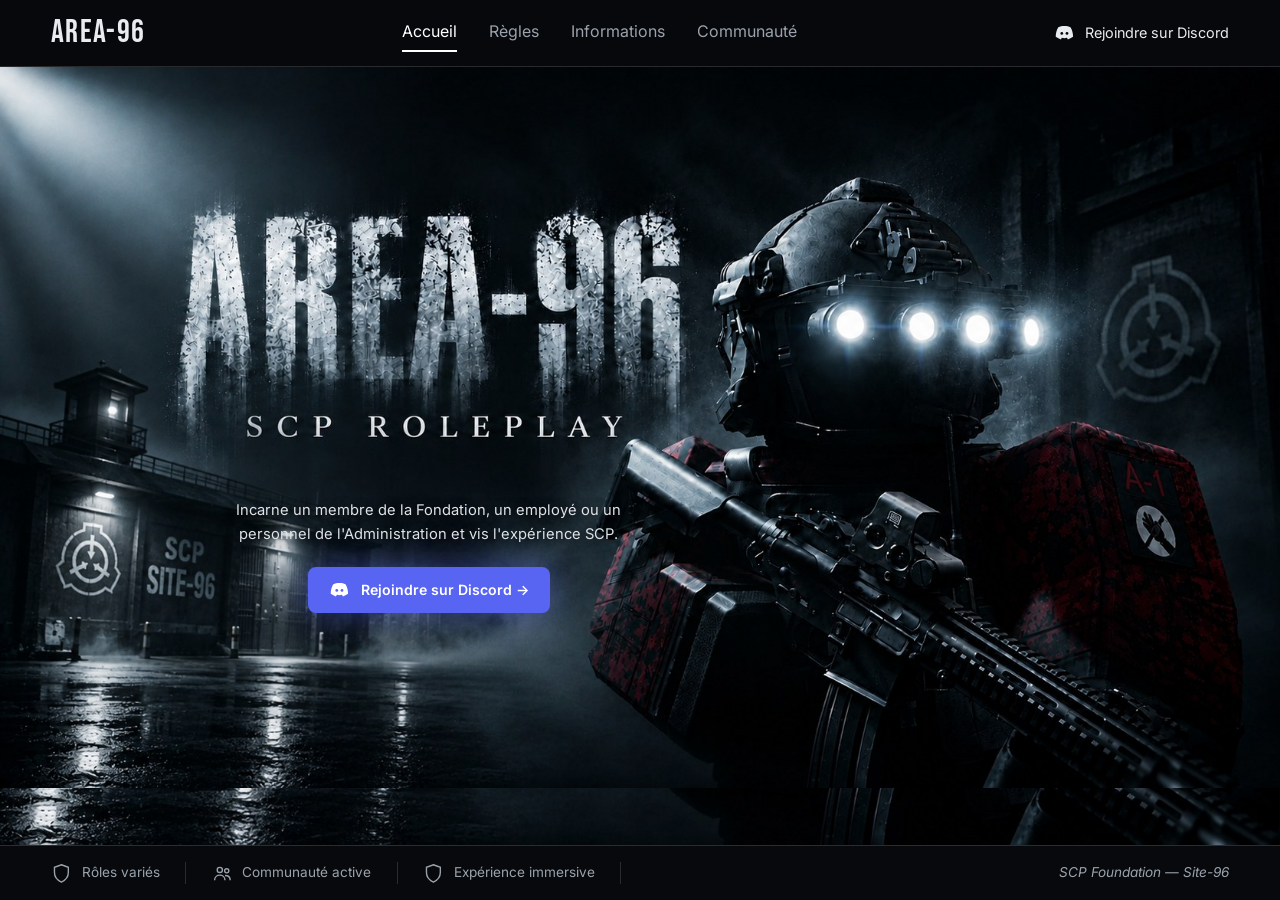
<file: index.html>
<!DOCTYPE html>
<html lang="fr"><head><meta charset="utf-8"><meta name="viewport" content="width=device-width, initial-scale=1">
<title>Accueil – Area-96 SCP Roleplay</title><meta name="description" content="Area-96, serveur SCP Roleplay sur Roblox. Rejoignez la communauté sur Discord.">
<link rel="stylesheet" href="style.css"><script src="site.js" defer></script></head>
<body data-page="index.html"><main>
<section class="hero"><div class="fr"><div>
<h1 class="sr">Area-96 SCP Roleplay</h1>
<p>Incarne un membre de la Fondation, un employé ou un personnel de l'Administration et vis l'expérience SCP.</p>
<a class="btn" data-discord href="#"><svg class="ico" viewBox="0 0 24 24" aria-hidden="true"><path d="M5 5c2-1 4-1.5 7-1.5S17 4 19 5c2 3 3 7 3 11-2 1.5-4 2.5-6 3l-1-2c-1 .3-2 .5-3 .5s-2-.2-3-.5l-1 2c-2-.5-4-1.5-6-3 0-4 1-8 3-11z"/><circle class="e" cx="9" cy="12" r="1.6"/><circle class="e" cx="15" cy="12" r="1.6"/></svg>Rejoindre sur Discord →</a>
</div></div></section>
</main></body></html>
</file>
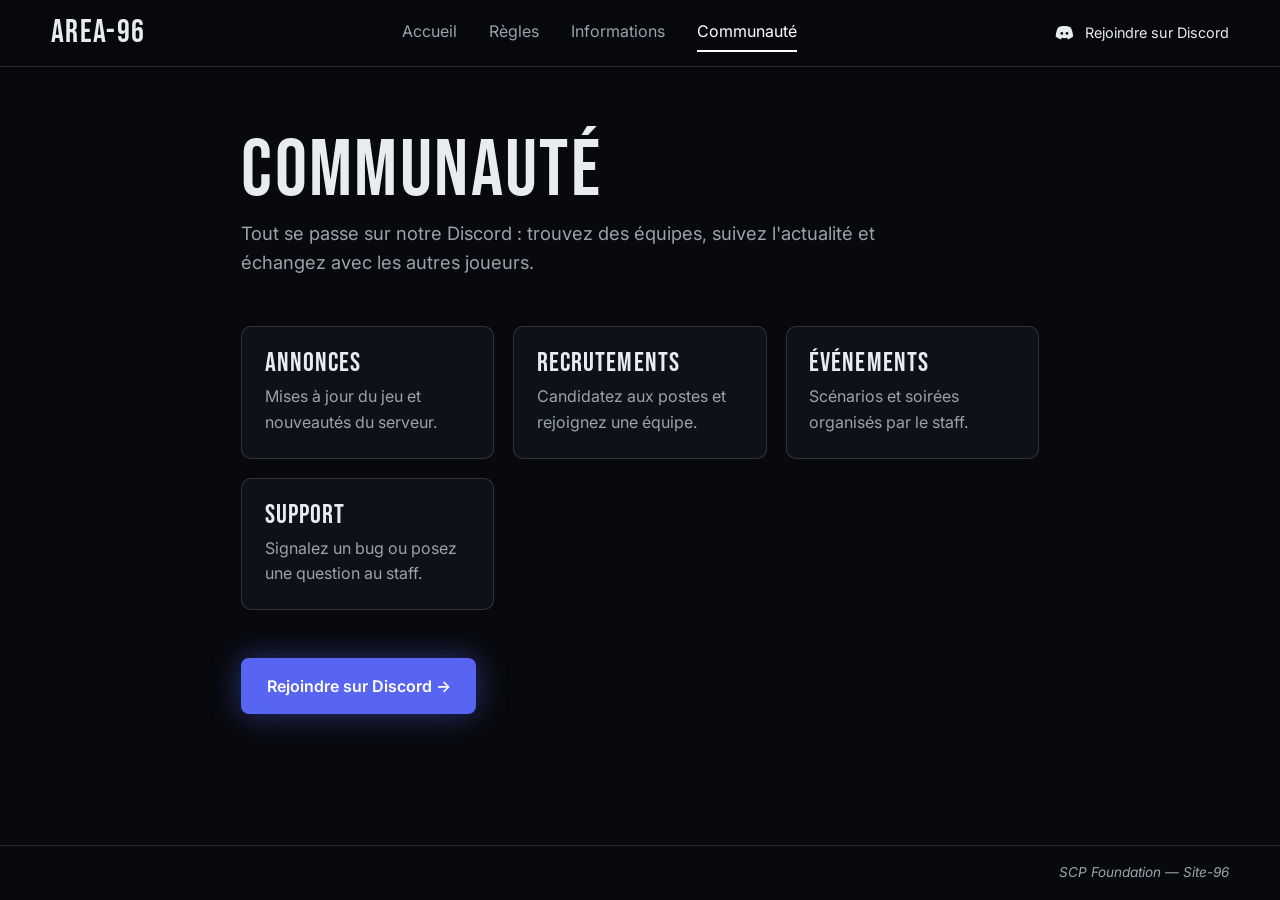
<file: communaute.html>
<!DOCTYPE html>
<html lang="fr"><head><meta charset="utf-8"><meta name="viewport" content="width=device-width, initial-scale=1">
<title>Communauté – Area-96 SCP Roleplay</title><meta name="description" content="Area-96, serveur SCP Roleplay sur Roblox. Rejoignez la communauté sur Discord.">
<link rel="stylesheet" href="style.css"><script src="site.js" defer></script></head>
<body data-page="communaute.html"><main>
<div class="page"><h1>Communauté</h1><p class="intro">Tout se passe sur notre Discord : trouvez des équipes, suivez l'actualité et échangez avec les autres joueurs.</p>
<div class="cards">
<div class="card"><h2>Annonces</h2><p>Mises à jour du jeu et nouveautés du serveur.</p></div>
<div class="card"><h2>Recrutements</h2><p>Candidatez aux postes et rejoignez une équipe.</p></div>
<div class="card"><h2>Événements</h2><p>Scénarios et soirées organisés par le staff.</p></div>
<div class="card"><h2>Support</h2><p>Signalez un bug ou posez une question au staff.</p></div></div>
<a class="btn" data-discord href="#">Rejoindre sur Discord →</a></div>
</main></body></html>
</file>
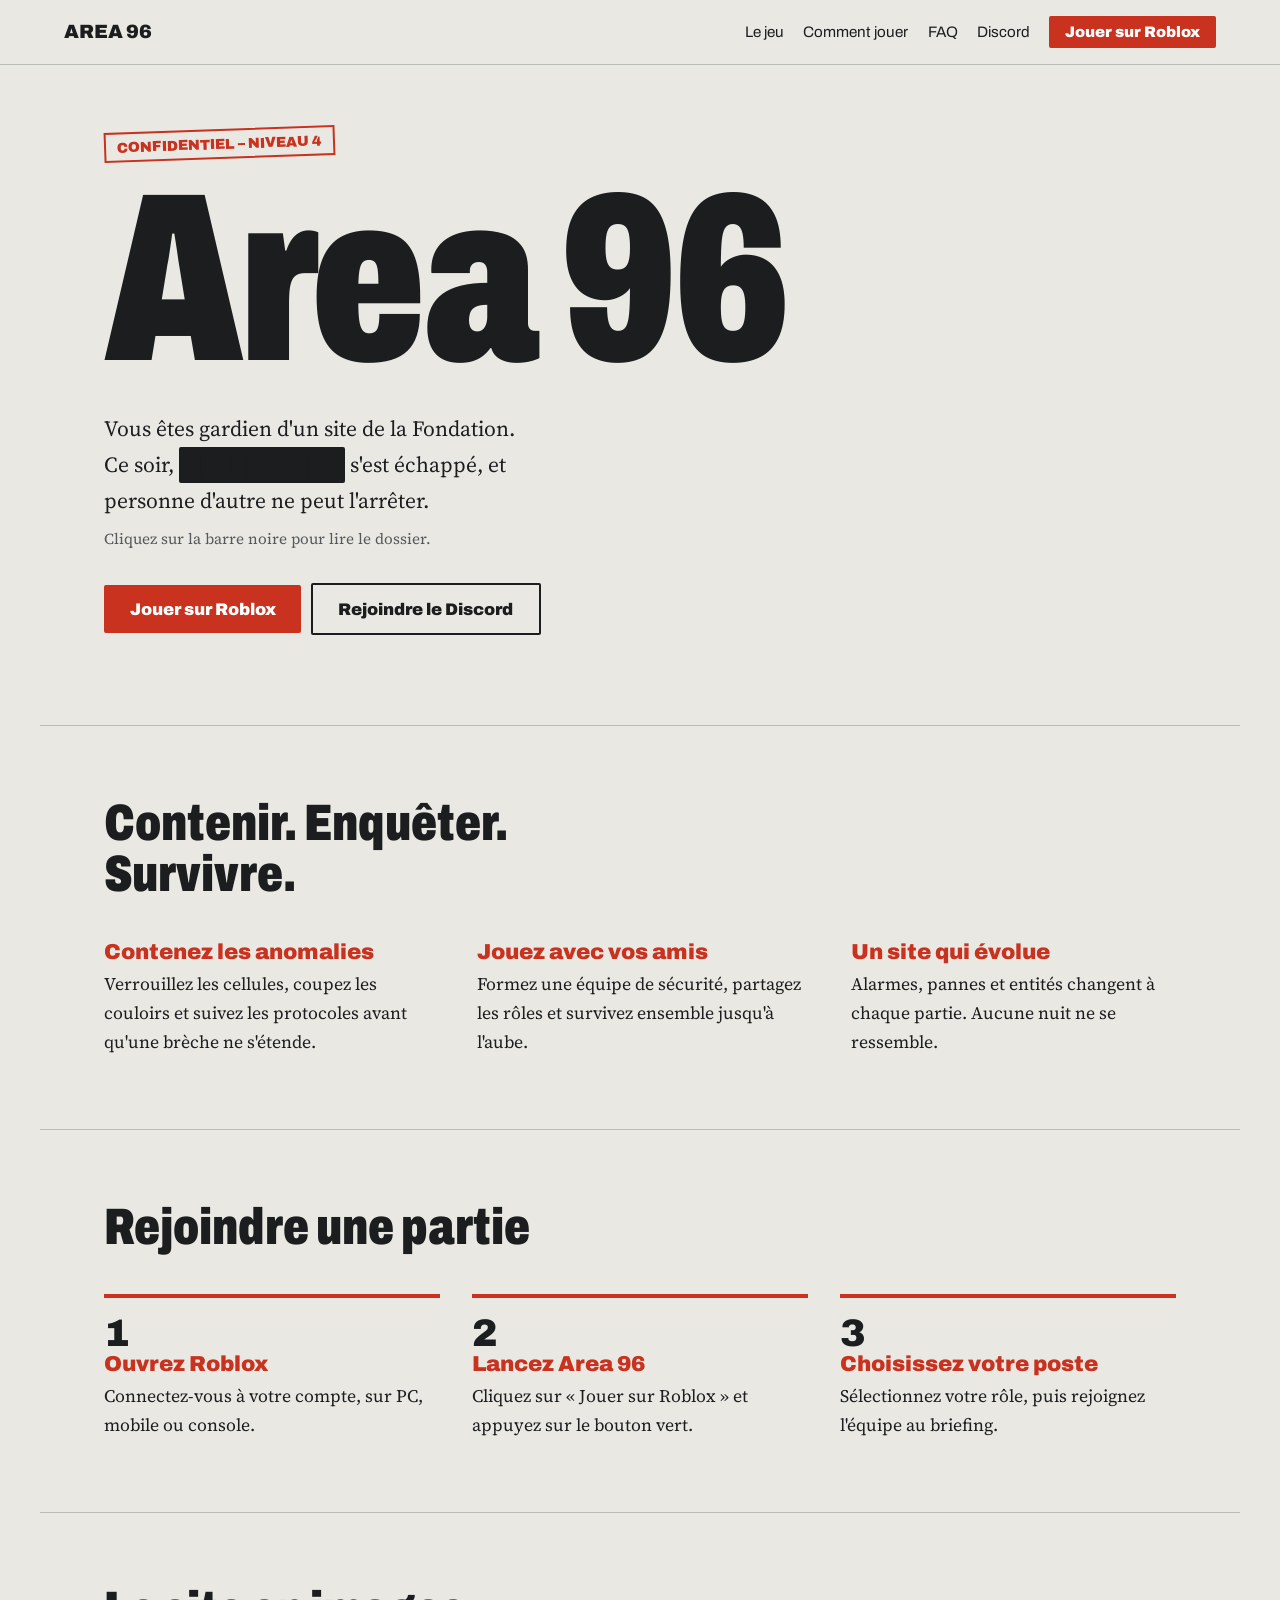
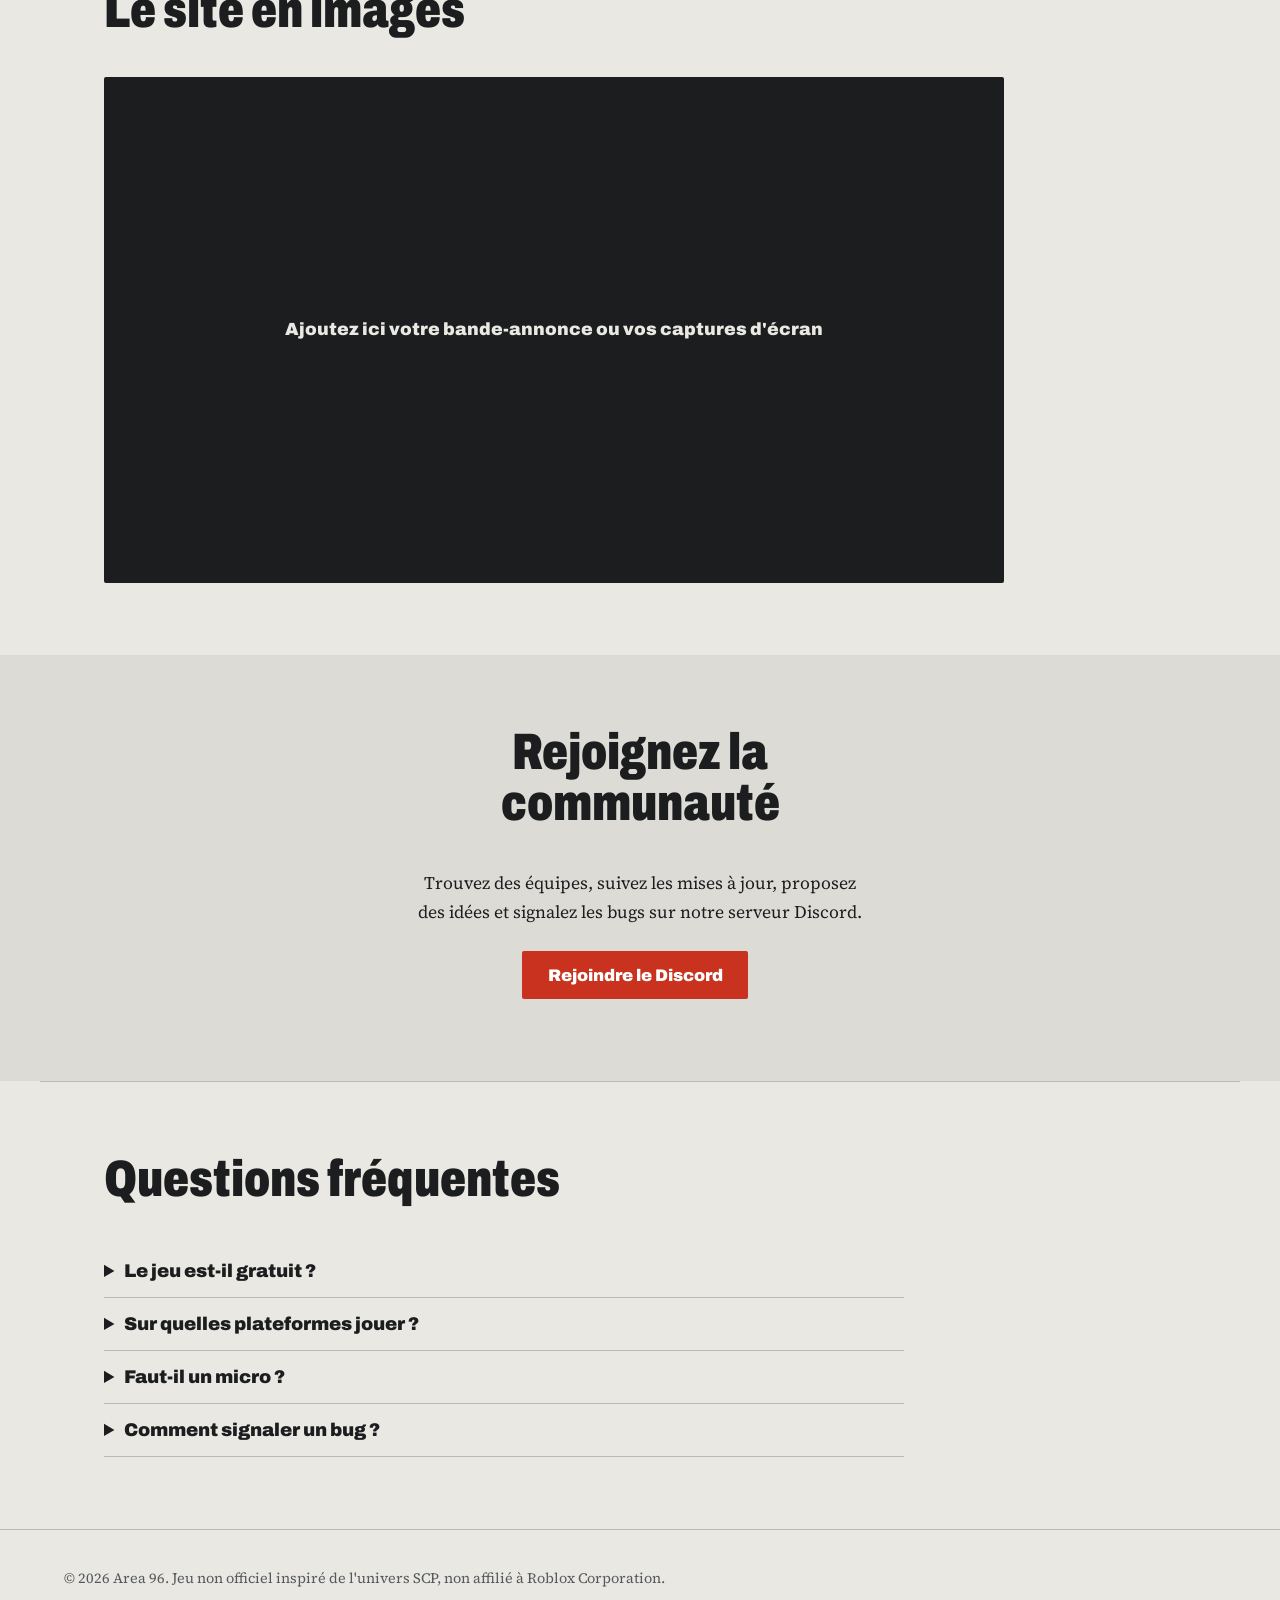
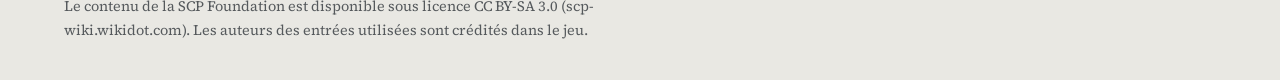
<file: index (3).html>
<!DOCTYPE html>
<html lang="fr">
<head>
<meta charset="utf-8">
<meta name="viewport" content="width=device-width, initial-scale=1, viewport-fit=cover">
<title>Area 96 – Jeu d'horreur SCP sur Roblox</title>
<link href="https://fonts.googleapis.com/css2?family=Archivo:wdth,wght@62..125,400;62..125,900&family=Source+Serif+4:opsz,wght@8..60,400;8..60,600&display=swap" rel="stylesheet">
<style>
:root{--bg:#e9e8e3;--text:#1b1d1f;--muted:#55595c;--line:#b9bbb6;--red:#c8321f;--bar:#1b1d1f;--panel:#dcdbd5;
--head:'Archivo','Arial Narrow',Arial,sans-serif;--body:'Source Serif 4',Georgia,serif;
box-sizing:border-box;padding-top:env(safe-area-inset-top,0px);padding-bottom:env(safe-area-inset-bottom,0px)}
@media (prefers-color-scheme:dark){:root:not([data-theme="light"]){--bg:#181a1b;--text:#e6e5df;--muted:#a3a6a3;--line:#3a3d3e;--red:#e0503a;--bar:#e6e5df;--panel:#222526}}
:root[data-theme="dark"]{--bg:#181a1b;--text:#e6e5df;--muted:#a3a6a3;--line:#3a3d3e;--red:#e0503a;--bar:#e6e5df;--panel:#222526}
*{box-sizing:border-box}
html{scroll-padding-top:env(safe-area-inset-top,0px);scroll-behavior:smooth}
body{margin:0;background:var(--bg);color:var(--text);font:1.1rem/1.65 var(--body)}
a{color:inherit}
:focus-visible{outline:3px solid var(--red);outline-offset:3px}
nav{display:flex;flex-wrap:wrap;gap:.6rem;justify-content:space-between;align-items:center;padding:1rem 5vw;border-bottom:1px solid var(--line);font-family:var(--head)}
nav b{font-weight:900;font-size:1.2rem}
nav a{text-decoration:none;margin-right:1.2rem;font-size:.95rem}
nav a.join{background:var(--red);color:#fff;padding:.5rem 1rem;margin:0;border-radius:2px;font-weight:900}
.hero{padding:4rem 5vw 5rem;max-width:1200px;margin:auto}
.tag{display:inline-block;border:2px solid var(--red);color:var(--red);font:900 .9rem var(--head);padding:.3rem .7rem;transform:rotate(-2deg);margin-bottom:1.5rem}
h1{font:900 clamp(4.5rem,20vw,15rem)/.82 var(--head);font-stretch:70%;margin:0;letter-spacing:-.02em}
.lead{max-width:40ch;font-size:1.35rem;margin:2rem 0 .5rem}
.redact{background:var(--bar);color:var(--bar);border:0;font:inherit;padding:0 .3em;cursor:pointer;border-radius:2px}
.redact[aria-pressed="true"]{background:transparent;color:var(--red)}
.hint{color:var(--muted);font-size:.95rem;margin:0 0 2rem}
.btn{display:inline-block;background:var(--red);color:#fff;font:900 1.05rem var(--head);padding:.9rem 1.6rem;text-decoration:none;border-radius:2px;margin:0 .6rem .6rem 0}
.btn.alt{background:transparent;color:var(--text);border:2px solid var(--text)}
section{padding:4.5rem 5vw;max-width:1200px;margin:auto;border-top:1px solid var(--line)}
h2{font:900 clamp(2rem,5vw,3.2rem)/1 var(--head);font-stretch:75%;margin:0 0 2.5rem;max-width:20ch}
.feat{display:grid;grid-template-columns:repeat(auto-fit,minmax(240px,1fr));gap:3rem}
h3{font:900 1.35rem var(--head);margin:0 0 .4rem;color:var(--red)}
.feat p,.steps p{margin:0;max-width:36ch}
.steps{list-style:none;padding:0;margin:0;display:grid;grid-template-columns:repeat(auto-fit,minmax(220px,1fr));gap:2rem;counter-reset:s}
.steps li{counter-increment:s;padding-top:1rem;border-top:4px solid var(--red)}
.steps li::before{content:counter(s);font:900 2.4rem var(--head);display:block;line-height:1}
.frame{aspect-ratio:16/9;max-width:900px;background:var(--bar);display:grid;place-items:center;border-radius:2px}
.frame span{color:var(--bg);font:900 1.1rem var(--head);padding:1rem;text-align:center}
.discord{background:var(--panel);text-align:center;max-width:none;border-top:0}
.discord h2{margin-inline:auto}
.discord p{max-width:50ch;margin:0 auto 1.5rem}
details{border-bottom:1px solid var(--line);padding:1rem 0;max-width:800px}
summary{font:900 1.15rem var(--head);cursor:pointer}
details p{margin:.7rem 0 0;color:var(--muted)}
footer{padding:2rem 5vw;color:var(--muted);font-size:.9rem;border-top:1px solid var(--line)}
footer p{margin:.3rem 0;max-width:80ch}
@media (prefers-reduced-motion:reduce){html{scroll-behavior:auto}}
</style>
</head>
<body>
<nav>
<b>AREA 96</b>
<div><a href="#jeu">Le jeu</a><a href="#jouer">Comment jouer</a><a href="#faq">FAQ</a><a data-link="discord" href="#">Discord</a><a class="join" data-link="roblox" href="#">Jouer sur Roblox</a></div>
</nav>

<header class="hero">
<span class="tag">CONFIDENTIEL – NIVEAU 4</span>
<h1>Area 96</h1>
<p class="lead">Vous êtes gardien d'un site de la Fondation. Ce soir, <button class="redact" aria-pressed="false" aria-label="Révéler le texte expurgé">██████████</button> s'est échappé, et personne d'autre ne peut l'arrêter.</p>
<p class="hint">Cliquez sur la barre noire pour lire le dossier.</p>
<a class="btn" data-link="roblox" href="#">Jouer sur Roblox</a><a class="btn alt" data-link="discord" href="#">Rejoindre le Discord</a>
</header>

<section id="jeu">
<h2>Contenir. Enquêter. Survivre.</h2>
<div class="feat">
<div><h3>Contenez les anomalies</h3><p>Verrouillez les cellules, coupez les couloirs et suivez les protocoles avant qu'une brèche ne s'étende.</p></div>
<div><h3>Jouez avec vos amis</h3><p>Formez une équipe de sécurité, partagez les rôles et survivez ensemble jusqu'à l'aube.</p></div>
<div><h3>Un site qui évolue</h3><p>Alarmes, pannes et entités changent à chaque partie. Aucune nuit ne se ressemble.</p></div>
</div>
</section>

<section id="jouer">
<h2>Rejoindre une partie</h2>
<ol class="steps">
<li><h3>Ouvrez Roblox</h3><p>Connectez-vous à votre compte, sur PC, mobile ou console.</p></li>
<li><h3>Lancez Area 96</h3><p>Cliquez sur « Jouer sur Roblox » et appuyez sur le bouton vert.</p></li>
<li><h3>Choisissez votre poste</h3><p>Sélectionnez votre rôle, puis rejoignez l'équipe au briefing.</p></li>
</ol>
</section>

<section id="trailer">
<h2>Le site en images</h2>
<div class="frame"><span>Ajoutez ici votre bande-annonce ou vos captures d'écran</span></div>
</section>

<section class="discord" id="discord">
<h2>Rejoignez la communauté</h2>
<p>Trouvez des équipes, suivez les mises à jour, proposez des idées et signalez les bugs sur notre serveur Discord.</p>
<a class="btn" data-link="discord" href="#">Rejoindre le Discord</a>
</section>

<section id="faq">
<h2>Questions fréquentes</h2>
<details><summary>Le jeu est-il gratuit ?</summary><p>Oui, Area 96 est gratuit sur Roblox.</p></details>
<details><summary>Sur quelles plateformes jouer ?</summary><p>Partout où Roblox fonctionne : PC, mobile, tablette et console.</p></details>
<details><summary>Faut-il un micro ?</summary><p>Non, le chat écrit suffit. Le vocal est un plus pour coordonner l'équipe.</p></details>
<details><summary>Comment signaler un bug ?</summary><p>Rendez-vous sur notre Discord, dans le salon dédié aux bugs.</p></details>
</section>

<footer>
<p>© 2026 Area 96. Jeu non officiel inspiré de l'univers SCP, non affilié à Roblox Corporation.</p>
<p>Le contenu de la SCP Foundation est disponible sous licence CC BY-SA 3.0 (scp-wiki.wikidot.com). Les auteurs des entrées utilisées sont crédités dans le jeu.</p>
</footer>

<script>
// Remplacez ces deux liens par les vôtres
const LINKS={roblox:'https://www.roblox.com/games/VOTRE_ID',discord:'https://discord.gg/VOTRE_CODE'};
document.querySelectorAll('[data-link]').forEach(a=>{a.href=LINKS[a.dataset.link];a.target='_blank';a.rel='noopener'});
const b=document.querySelector('.redact');
b.addEventListener('click',()=>{const on=b.getAttribute('aria-pressed')==='true';
b.setAttribute('aria-pressed',String(!on));b.textContent=on?'██████████':'SCP-███ (Classe Keter)';});
</script>
</body>
</html>
</file>
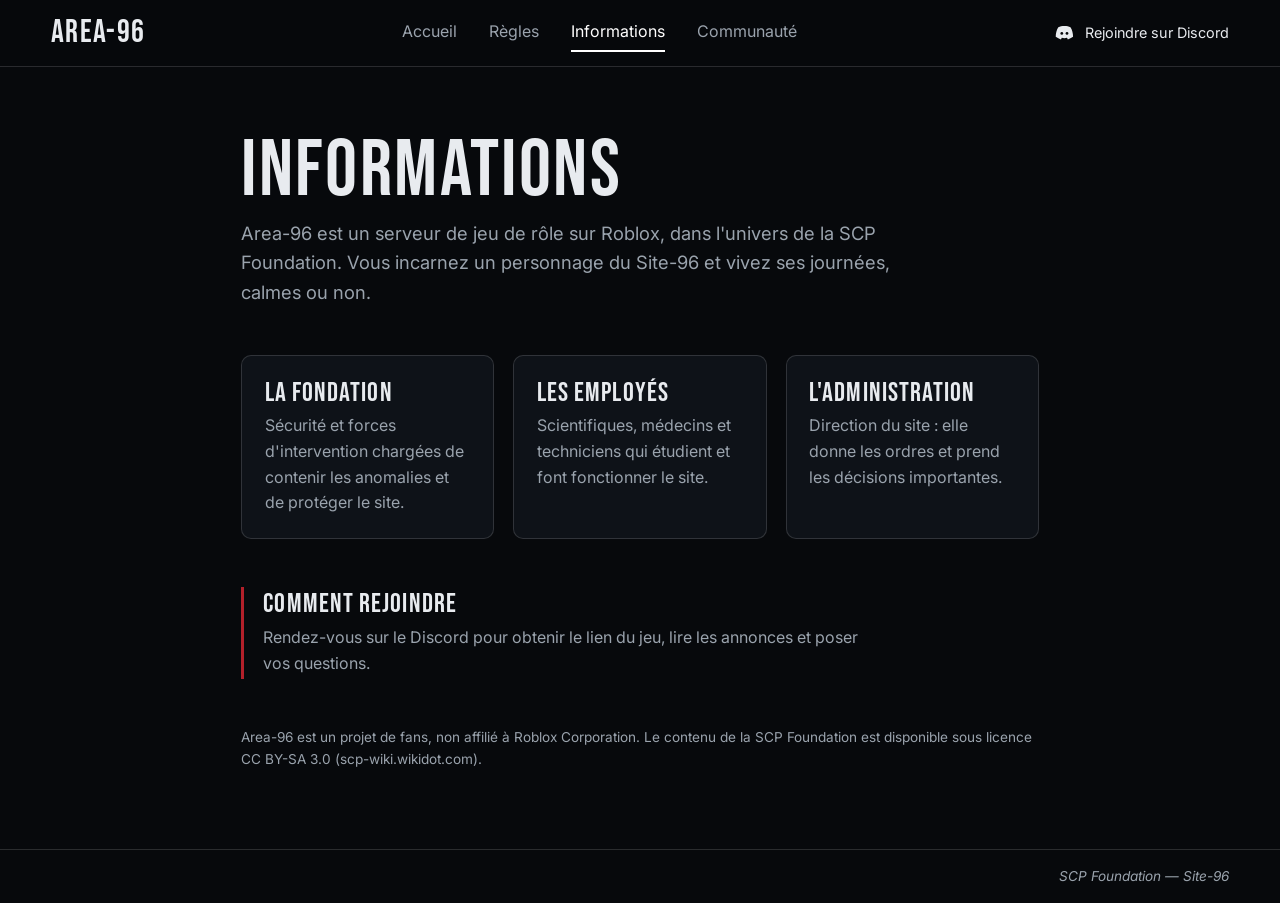
<file: informations.html>
<!DOCTYPE html>
<html lang="fr"><head><meta charset="utf-8"><meta name="viewport" content="width=device-width, initial-scale=1">
<title>Informations – Area-96 SCP Roleplay</title><meta name="description" content="Area-96, serveur SCP Roleplay sur Roblox. Rejoignez la communauté sur Discord.">
<link rel="stylesheet" href="style.css"><script src="site.js" defer></script></head>
<body data-page="informations.html"><main>
<div class="page"><h1>Informations</h1><p class="intro">Area-96 est un serveur de jeu de rôle sur Roblox, dans l'univers de la SCP Foundation. Vous incarnez un personnage du Site-96 et vivez ses journées, calmes ou non.</p>
<div class="cards">
<div class="card"><h2>La Fondation</h2><p>Sécurité et forces d'intervention chargées de contenir les anomalies et de protéger le site.</p></div>
<div class="card"><h2>Les employés</h2><p>Scientifiques, médecins et techniciens qui étudient et font fonctionner le site.</p></div>
<div class="card"><h2>L'Administration</h2><p>Direction du site : elle donne les ordres et prend les décisions importantes.</p></div></div>
<div class="item"><h2>Comment rejoindre</h2><p>Rendez-vous sur le Discord pour obtenir le lien du jeu, lire les annonces et poser vos questions.</p></div>
<p class="small">Area-96 est un projet de fans, non affilié à Roblox Corporation. Le contenu de la SCP Foundation est disponible sous licence CC BY-SA 3.0 (scp-wiki.wikidot.com).</p></div>
</main></body></html>
</file>
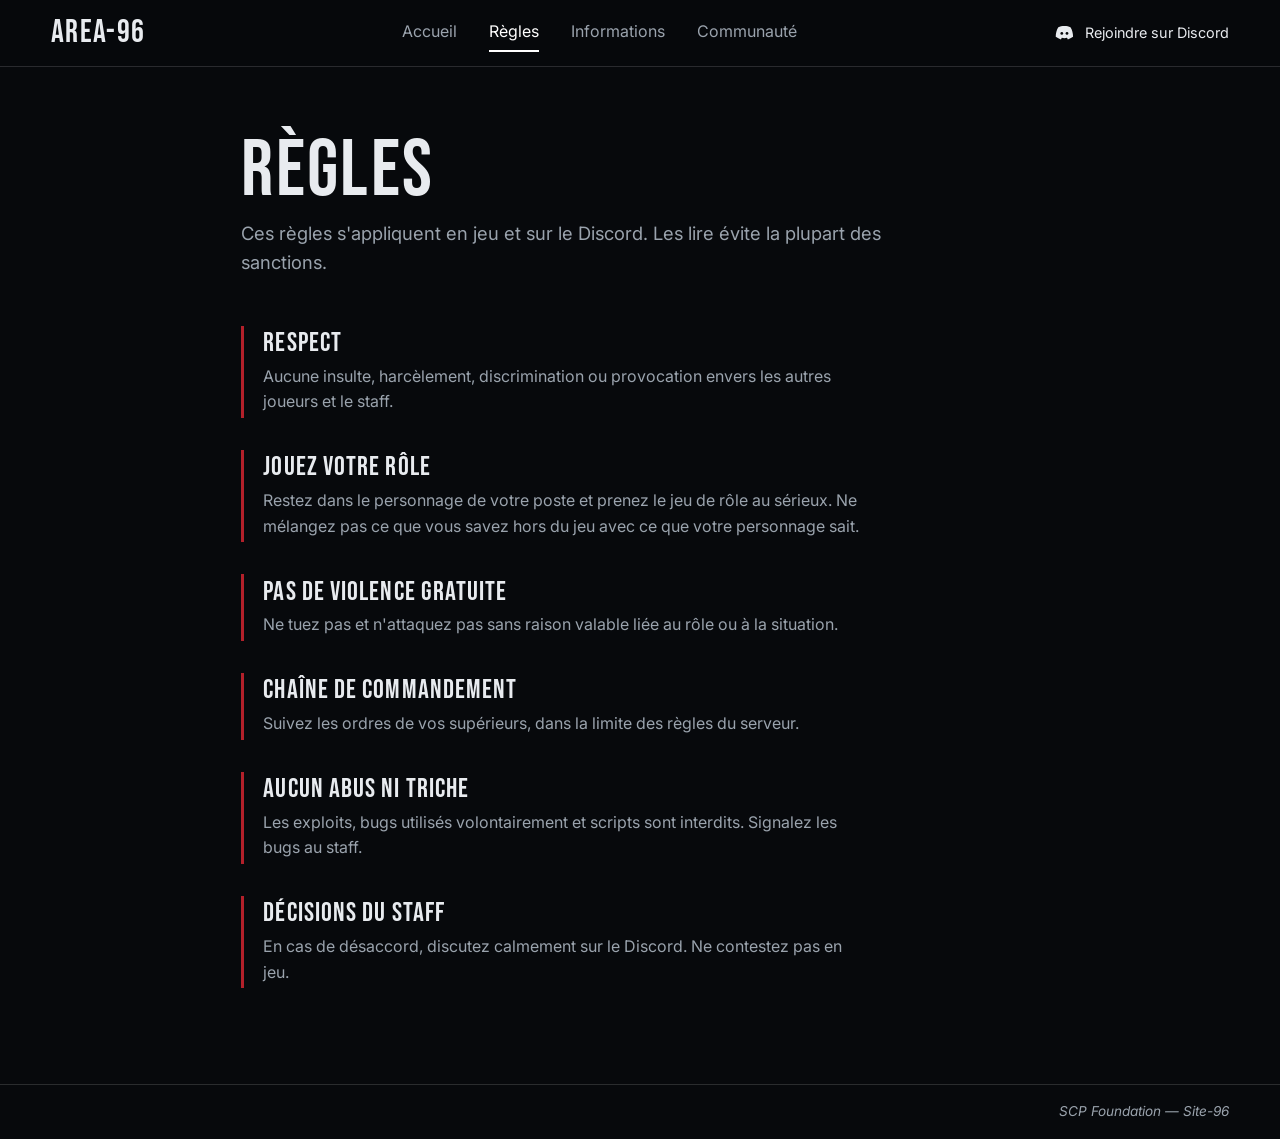
<file: regles.html>
<!DOCTYPE html>
<html lang="fr"><head><meta charset="utf-8"><meta name="viewport" content="width=device-width, initial-scale=1">
<title>Règles – Area-96 SCP Roleplay</title><meta name="description" content="Area-96, serveur SCP Roleplay sur Roblox. Rejoignez la communauté sur Discord.">
<link rel="stylesheet" href="style.css"><script src="site.js" defer></script></head>
<body data-page="regles.html"><main>
<div class="page"><h1>Règles</h1><p class="intro">Ces règles s'appliquent en jeu et sur le Discord. Les lire évite la plupart des sanctions.</p>
<div class="item"><h2>Respect</h2><p>Aucune insulte, harcèlement, discrimination ou provocation envers les autres joueurs et le staff.</p></div>
<div class="item"><h2>Jouez votre rôle</h2><p>Restez dans le personnage de votre poste et prenez le jeu de rôle au sérieux. Ne mélangez pas ce que vous savez hors du jeu avec ce que votre personnage sait.</p></div>
<div class="item"><h2>Pas de violence gratuite</h2><p>Ne tuez pas et n'attaquez pas sans raison valable liée au rôle ou à la situation.</p></div>
<div class="item"><h2>Chaîne de commandement</h2><p>Suivez les ordres de vos supérieurs, dans la limite des règles du serveur.</p></div>
<div class="item"><h2>Aucun abus ni triche</h2><p>Les exploits, bugs utilisés volontairement et scripts sont interdits. Signalez les bugs au staff.</p></div>
<div class="item"><h2>Décisions du staff</h2><p>En cas de désaccord, discutez calmement sur le Discord. Ne contestez pas en jeu.</p></div></div>
</main></body></html>
</file>
<file: style.css>
@import url('https://fonts.googleapis.com/css2?family=Bebas+Neue&family=Cormorant+Garamond:wght@500&family=Inter:wght@400;500;600&display=swap');
:root{--bg:#07090c;--panel:#0e1218;--text:#e8ebef;--muted:#9aa3ad;--line:rgba(255,255,255,.14);--blurple:#5865f2;--red:#b3202a;--display:'Bebas Neue',Impact,sans-serif;--serif:'Cormorant Garamond',Georgia,serif;--ui:'Inter',system-ui,sans-serif}
*{box-sizing:border-box}
html{color-scheme:dark}
body{margin:0;background:var(--bg);color:var(--text);font:400 1rem/1.6 var(--ui);min-height:100vh;display:flex;flex-direction:column}
main{flex:1;display:flex;flex-direction:column}
a{color:inherit}
:focus-visible{outline:2px solid #fff;outline-offset:3px}
.sr{position:absolute;width:1px;height:1px;overflow:hidden;clip:rect(0 0 0 0)}
header{display:flex;align-items:center;justify-content:space-between;gap:1rem;padding:.9rem 4vw;border-bottom:1px solid var(--line);position:sticky;top:0;background:rgba(7,9,12,.88);backdrop-filter:blur(8px);z-index:10}
.logo{font:400 2rem/1 var(--display);letter-spacing:.04em;text-decoration:none}
header nav{display:flex;gap:2rem}
header nav a{text-decoration:none;color:var(--muted);padding:.3rem 0;border-bottom:2px solid transparent}
header nav a[aria-current]{color:#fff;border-color:#fff}
.dl{display:flex;align-items:center;gap:.6rem;text-decoration:none;font-size:.9rem}
.ico{width:1.3rem;height:1.3rem;fill:currentColor;flex:none}
.e{fill:var(--eye,#07090c)}
.btn{--eye:var(--blurple);display:inline-flex;align-items:center;gap:.7rem;background:var(--blurple);color:#fff;font-weight:600;padding:.95rem 1.6rem;border-radius:8px;text-decoration:none;box-shadow:0 0 32px rgba(88,101,242,.45)}
.btn:hover{background:#6b77f5}
.strip{display:flex;flex-wrap:wrap;gap:1rem 0;align-items:center;padding:1rem 4vw;border-top:1px solid var(--line);font-size:.85rem;color:var(--muted)}
.strip span{display:flex;gap:.6rem;align-items:center;padding:0 1.6rem;border-right:1px solid var(--line)}
.strip span:first-child{padding-left:0}
.strip em{margin-left:auto;padding-left:1.6rem}
.ico.s{fill:none;stroke:currentColor;stroke-width:1.6}
.page{width:100%;max-width:900px;margin:0 auto;padding:4rem 4vw}
.page h1{font:400 clamp(3rem,8vw,5rem)/1 var(--display);letter-spacing:.03em;margin:0 0 .5rem}
.intro{color:var(--muted);font-size:1.15rem;max-width:55ch;margin:0 0 3rem}
.item{border-left:3px solid var(--red);padding:.2rem 0 .2rem 1.2rem;margin:0 0 2rem}
h2{font:400 1.7rem/1.1 var(--display);letter-spacing:.04em;margin:0 0 .3rem}
.item p,.card p{margin:0;color:var(--muted);max-width:60ch}
.cards{display:grid;grid-template-columns:repeat(auto-fit,minmax(240px,1fr));gap:1.2rem;margin-bottom:3rem}
.card{background:var(--panel);border:1px solid var(--line);border-radius:10px;padding:1.4rem}
.small{font-size:.85rem;color:var(--muted);margin-top:3rem}
@media (max-width:900px){
header{flex-wrap:wrap}
header nav{order:3;width:100%;gap:1.2rem;overflow-x:auto}
.dl span{display:none}
.strip em{margin-left:0;padding-left:0;width:100%}
.strip span{border:0;padding:0 1.2rem 0 0}
}
.hero{--F:56.31vw;--H:min(var(--F),max(520px,calc(100vh - 140px)));position:relative;width:100%;height:auto;min-height:var(--H);flex:1 0 auto;overflow:hidden;background:var(--bg) url(assets/hero.jpg) center bottom/cover no-repeat}
.hero .fr{position:absolute;left:0;width:100%;height:var(--F);top:calc((var(--H) - var(--F))*.5);background:url(assets/hero.jpg) center/100% 100% no-repeat}
.hero .fr>div{position:absolute;left:17%;top:60%;width:33%;text-align:center}
.hero p{color:#dfe3e8;font-size:clamp(.8rem,1.15vw,1.1rem);margin:0 0 clamp(.8rem,1.6vw,1.6rem);text-shadow:0 2px 12px #000}
.hero .btn{font-size:clamp(.8rem,1.1vw,1rem);padding:.85em 1.5em}
@media (max-width:900px){
.hero{min-height:0;flex:none;overflow:visible;background:var(--bg)}
.hero .fr{position:static;height:auto;background:none}
.hero .fr::before{content:"";display:block;aspect-ratio:4/3;background:url(assets/hero.jpg) 64% center/cover no-repeat}
.hero .fr>div{position:static;width:auto;padding:1.5rem 4vw 2.5rem}
.hero p{font-size:1.05rem}
.hero .btn{font-size:1rem}
}
</file>
